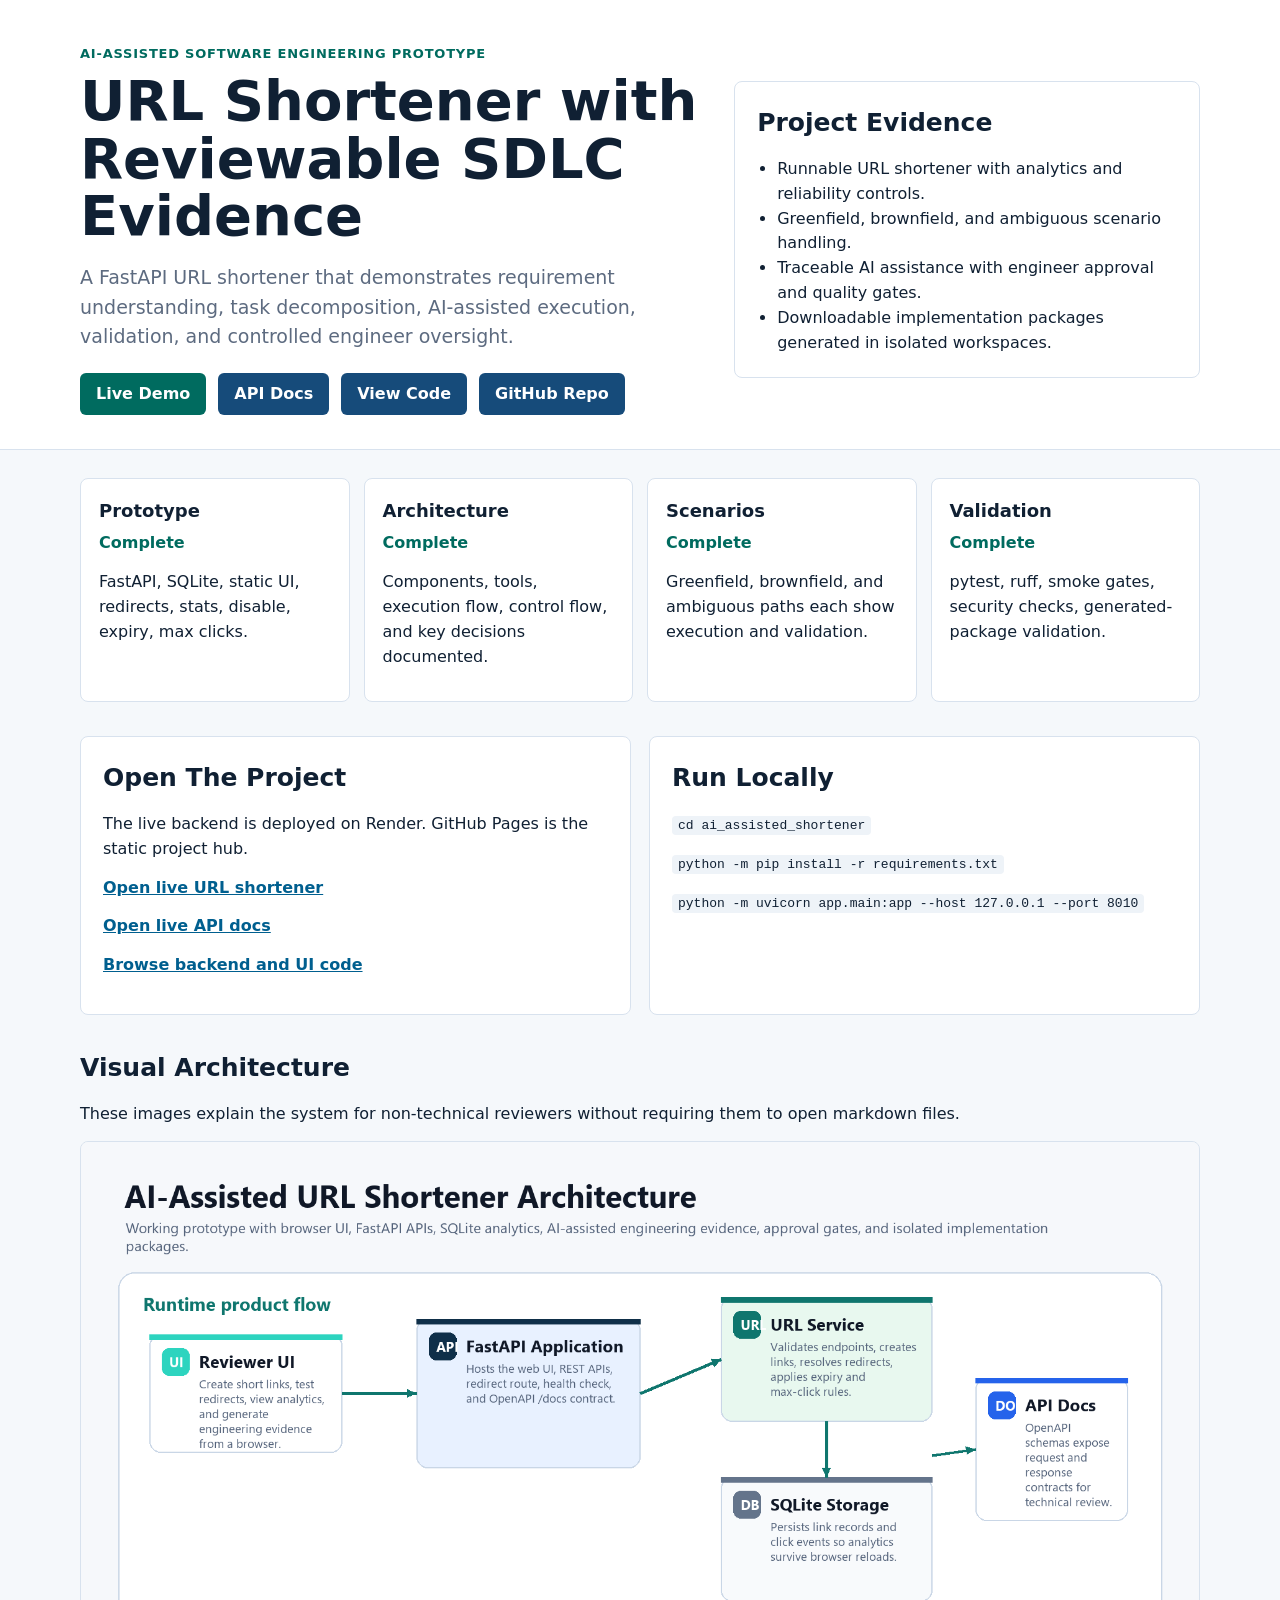
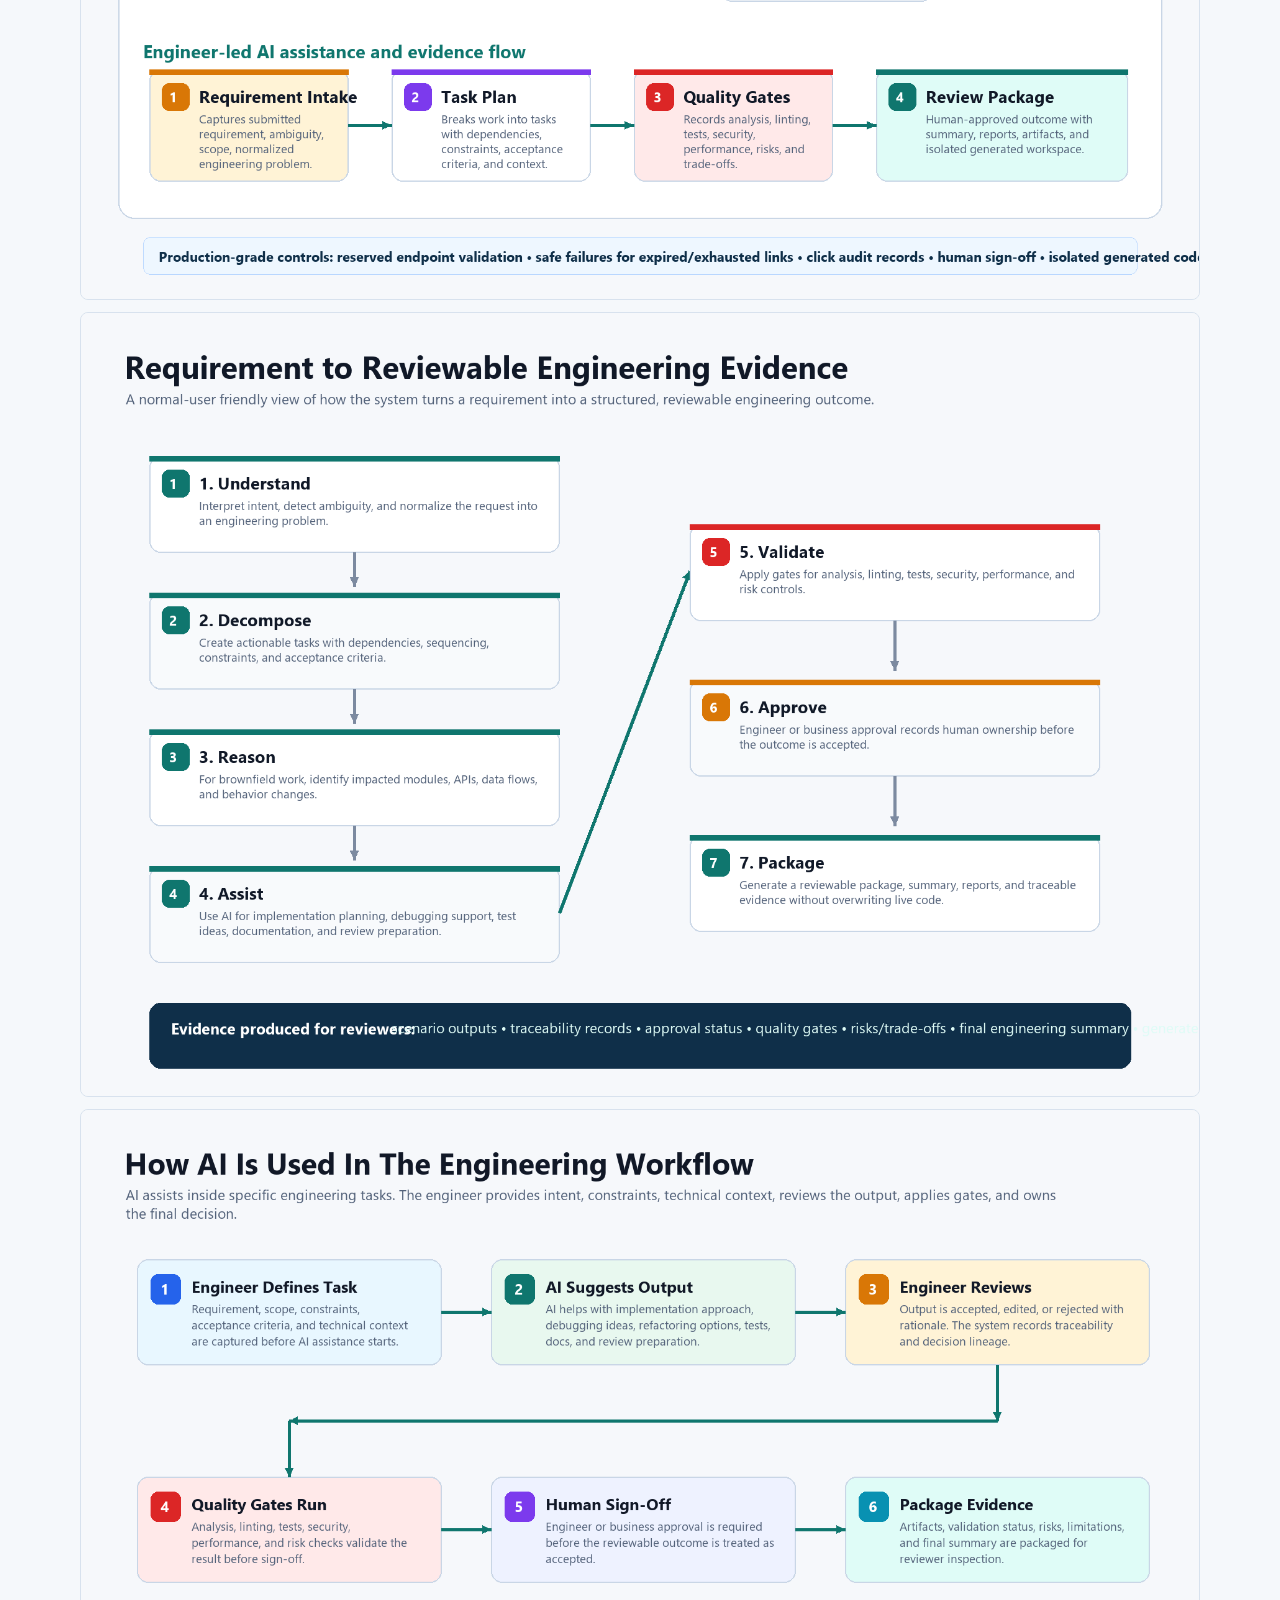
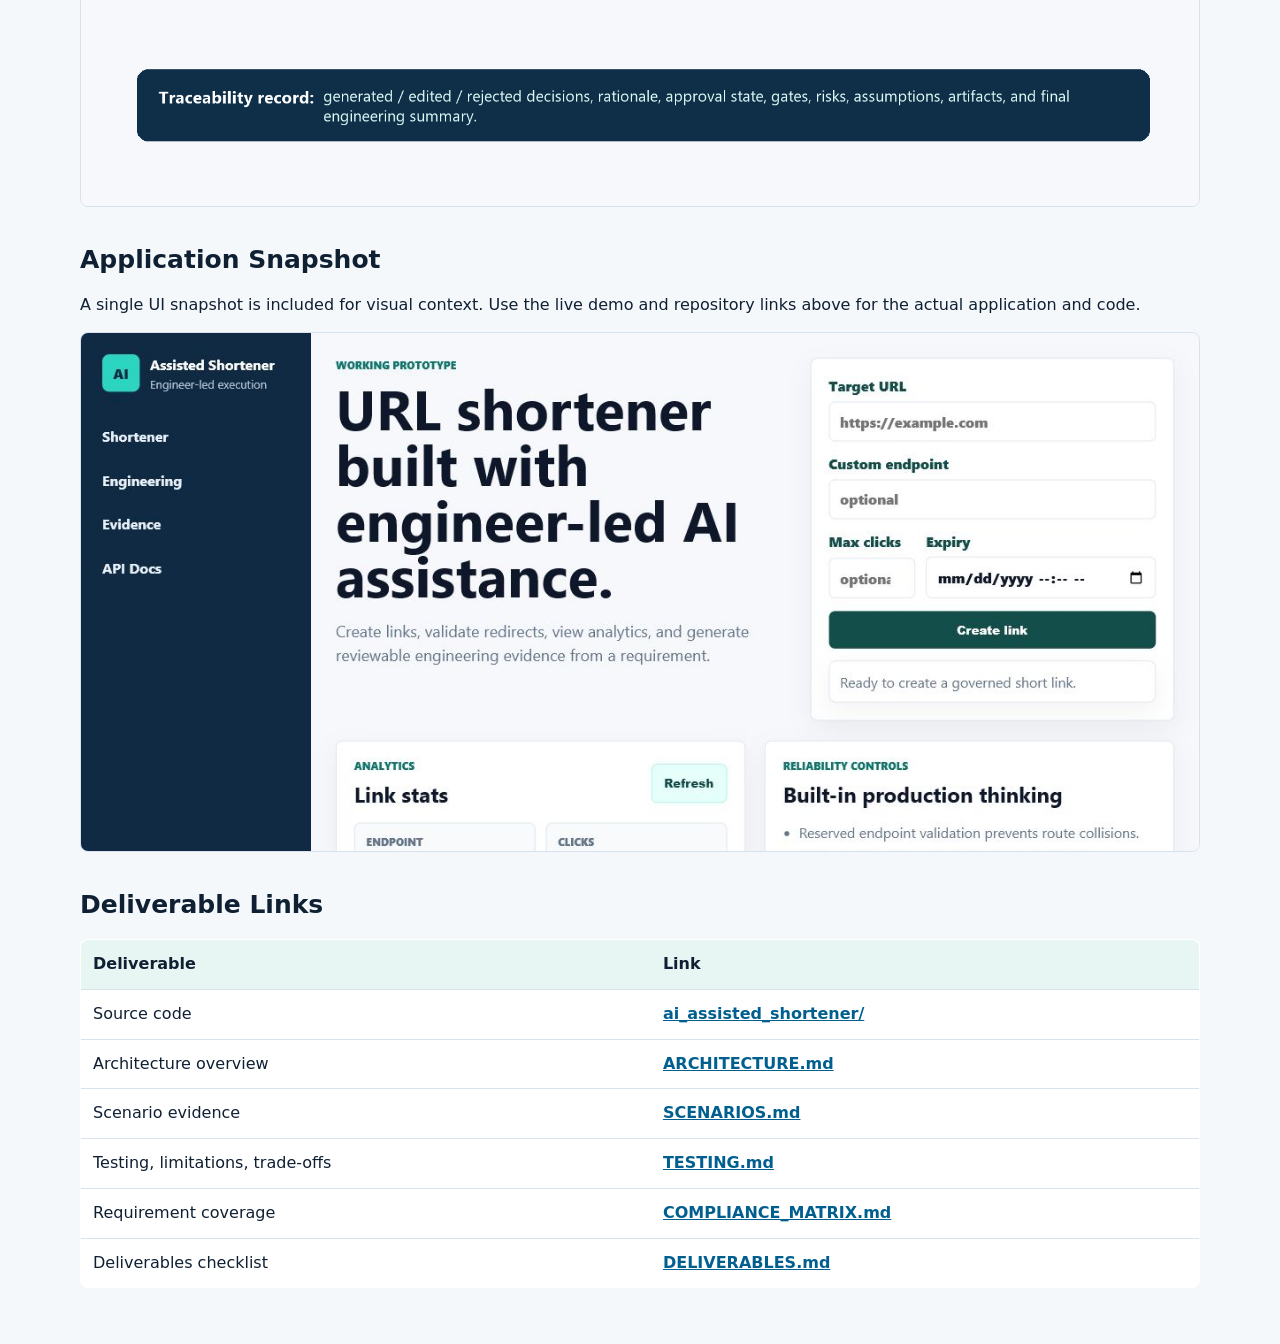
<file: docs/index.html>
<!doctype html>
<html lang="en">
  <head>
    <meta charset="utf-8" />
    <meta name="viewport" content="width=device-width, initial-scale=1" />
    <title>URL Shortener AI-Assisted SDLC</title>
    <style>
      :root {
        --ink: #102033;
        --muted: #5d6b80;
        --line: #d8e2ee;
        --panel: #ffffff;
        --bg: #f5f8fb;
        --accent: #006b5f;
        --accent-2: #164b7a;
        --soft: #e8f6f3;
      }
      * { box-sizing: border-box; }
      body {
        margin: 0;
        font-family: Inter, ui-sans-serif, system-ui, -apple-system, BlinkMacSystemFont, "Segoe UI", sans-serif;
        color: var(--ink);
        background: var(--bg);
        line-height: 1.55;
      }
      header { background: #ffffff; border-bottom: 1px solid var(--line); }
      .wrap { width: min(1120px, calc(100% - 32px)); margin: 0 auto; }
      .hero { padding: 44px 0 34px; display: grid; gap: 24px; grid-template-columns: 1.15fr 0.85fr; align-items: center; }
      .eyebrow { margin: 0 0 8px; color: var(--accent); font-weight: 800; text-transform: uppercase; letter-spacing: .06em; font-size: 13px; }
      h1 { margin: 0; font-size: clamp(34px, 5vw, 56px); line-height: 1.03; letter-spacing: 0; }
      h2 { margin: 0 0 14px; font-size: 25px; }
      h3 { margin: 0 0 6px; font-size: 18px; }
      p { margin: 0 0 14px; }
      .lede { font-size: 19px; color: var(--muted); max-width: 760px; margin-top: 18px; }
      .panel, .card, .shot { background: var(--panel); border: 1px solid var(--line); border-radius: 8px; }
      .panel { padding: 22px; }
      .panel ul, .card ul { margin: 12px 0 0; padding-left: 20px; }
      .actions { display: flex; flex-wrap: wrap; gap: 12px; margin-top: 22px; }
      .btn { display: inline-flex; align-items: center; justify-content: center; min-height: 42px; padding: 0 16px; border-radius: 6px; background: var(--accent); color: #fff; text-decoration: none; font-weight: 800; }
      .btn.secondary { background: var(--accent-2); }
      main { padding: 28px 0 56px; }
      .grid { display: grid; grid-template-columns: repeat(4, 1fr); gap: 14px; margin-bottom: 28px; }
      .card { padding: 18px; }
      .status { color: var(--accent); font-weight: 800; }
      .section { margin-top: 34px; }
      .two { display: grid; grid-template-columns: 1fr 1fr; gap: 18px; }
      .shot { overflow: hidden; margin-top: 12px; max-height: 520px; }
      .shot.diagram { max-height: none; }
      .shot img { display: block; width: 100%; height: auto; }
      code { background: #eef3f8; padding: 2px 6px; border-radius: 4px; }
      table { width: 100%; border-collapse: collapse; background: #fff; border: 1px solid var(--line); border-radius: 8px; overflow: hidden; }
      th, td { border-bottom: 1px solid var(--line); padding: 12px; text-align: left; vertical-align: top; }
      th { background: var(--soft); }
      a { color: #005f8f; font-weight: 700; }
      @media (max-width: 900px) { .hero, .two, .grid { grid-template-columns: 1fr; } }
    </style>
  </head>
  <body>
    <header>
      <div class="wrap hero">
        <div>
          <p class="eyebrow">AI-assisted software engineering prototype</p>
          <h1>URL Shortener with Reviewable SDLC Evidence</h1>
          <p class="lede">A FastAPI URL shortener that demonstrates requirement understanding, task decomposition, AI-assisted execution, validation, and controlled engineer oversight.</p>
          <div class="actions">
            <a class="btn" href="https://cs-url.onrender.com">Live Demo</a>
            <a class="btn secondary" href="https://cs-url.onrender.com/docs">API Docs</a>
            <a class="btn secondary" href="https://github.com/ShrihariKoushik/URL_Shortner_AI_Assisted_SDLC/tree/main/ai_assisted_shortener">View Code</a>
            <a class="btn secondary" href="https://github.com/ShrihariKoushik/URL_Shortner_AI_Assisted_SDLC">GitHub Repo</a>
          </div>
        </div>
        <aside class="panel">
          <h2>Project Evidence</h2>
          <ul>
            <li>Runnable URL shortener with analytics and reliability controls.</li>
            <li>Greenfield, brownfield, and ambiguous scenario handling.</li>
            <li>Traceable AI assistance with engineer approval and quality gates.</li>
            <li>Downloadable implementation packages generated in isolated workspaces.</li>
          </ul>
        </aside>
      </div>
    </header>

    <main class="wrap">
      <section class="grid">
        <article class="card"><h3>Prototype</h3><p class="status">Complete</p><p>FastAPI, SQLite, static UI, redirects, stats, disable, expiry, max clicks.</p></article>
        <article class="card"><h3>Architecture</h3><p class="status">Complete</p><p>Components, tools, execution flow, control flow, and key decisions documented.</p></article>
        <article class="card"><h3>Scenarios</h3><p class="status">Complete</p><p>Greenfield, brownfield, and ambiguous paths each show execution and validation.</p></article>
        <article class="card"><h3>Validation</h3><p class="status">Complete</p><p>pytest, ruff, smoke gates, security checks, generated-package validation.</p></article>
      </section>

      <section class="section two">
        <article class="panel">
          <h2>Open The Project</h2>
          <p>The live backend is deployed on Render. GitHub Pages is the static project hub.</p>
          <p><a href="https://cs-url.onrender.com">Open live URL shortener</a></p>
          <p><a href="https://cs-url.onrender.com/docs">Open live API docs</a></p>
          <p><a href="https://github.com/ShrihariKoushik/URL_Shortner_AI_Assisted_SDLC/tree/main/ai_assisted_shortener/app">Browse backend and UI code</a></p>
        </article>
        <article class="panel">
          <h2>Run Locally</h2>
          <p><code>cd ai_assisted_shortener</code></p>
          <p><code>python -m pip install -r requirements.txt</code></p>
          <p><code>python -m uvicorn app.main:app --host 127.0.0.1 --port 8010</code></p>
        </article>
      </section>

      <section class="section">
        <h2>Visual Architecture</h2>
        <p>These images explain the system for non-technical reviewers without requiring them to open markdown files.</p>
        <div class="shot diagram"><img src="assets/05-architecture-overview.png" alt="AI-assisted URL shortener architecture diagram" /></div>
        <div class="shot diagram"><img src="assets/06-engineering-evidence-flow.png" alt="Requirement to reviewable engineering evidence flow" /></div>
        <div class="shot diagram"><img src="assets/07-ai-usage-flow.png" alt="How AI is used in the engineering workflow" /></div>
      </section>

      <section class="section">
        <h2>Application Snapshot</h2>
        <p>A single UI snapshot is included for visual context. Use the live demo and repository links above for the actual application and code.</p>
        <div class="shot"><img src="assets/01-working-prototype.png" alt="Working prototype UI" /></div>
      </section>

      <section class="section">
        <h2>Deliverable Links</h2>
        <table>
          <thead><tr><th>Deliverable</th><th>Link</th></tr></thead>
          <tbody>
            <tr><td>Source code</td><td><a href="https://github.com/ShrihariKoushik/URL_Shortner_AI_Assisted_SDLC/tree/main/ai_assisted_shortener">ai_assisted_shortener/</a></td></tr>
            <tr><td>Architecture overview</td><td><a href="https://github.com/ShrihariKoushik/URL_Shortner_AI_Assisted_SDLC/blob/main/ai_assisted_shortener/docs/ARCHITECTURE.md">ARCHITECTURE.md</a></td></tr>
            <tr><td>Scenario evidence</td><td><a href="https://github.com/ShrihariKoushik/URL_Shortner_AI_Assisted_SDLC/blob/main/ai_assisted_shortener/docs/SCENARIOS.md">SCENARIOS.md</a></td></tr>
            <tr><td>Testing, limitations, trade-offs</td><td><a href="https://github.com/ShrihariKoushik/URL_Shortner_AI_Assisted_SDLC/blob/main/ai_assisted_shortener/docs/TESTING.md">TESTING.md</a></td></tr>
            <tr><td>Requirement coverage</td><td><a href="https://github.com/ShrihariKoushik/URL_Shortner_AI_Assisted_SDLC/blob/main/ai_assisted_shortener/docs/COMPLIANCE_MATRIX.md">COMPLIANCE_MATRIX.md</a></td></tr>
            <tr><td>Deliverables checklist</td><td><a href="https://github.com/ShrihariKoushik/URL_Shortner_AI_Assisted_SDLC/blob/main/ai_assisted_shortener/docs/DELIVERABLES.md">DELIVERABLES.md</a></td></tr>
          </tbody>
        </table>
      </section>
    </main>
  </body>
</html>
</file>
